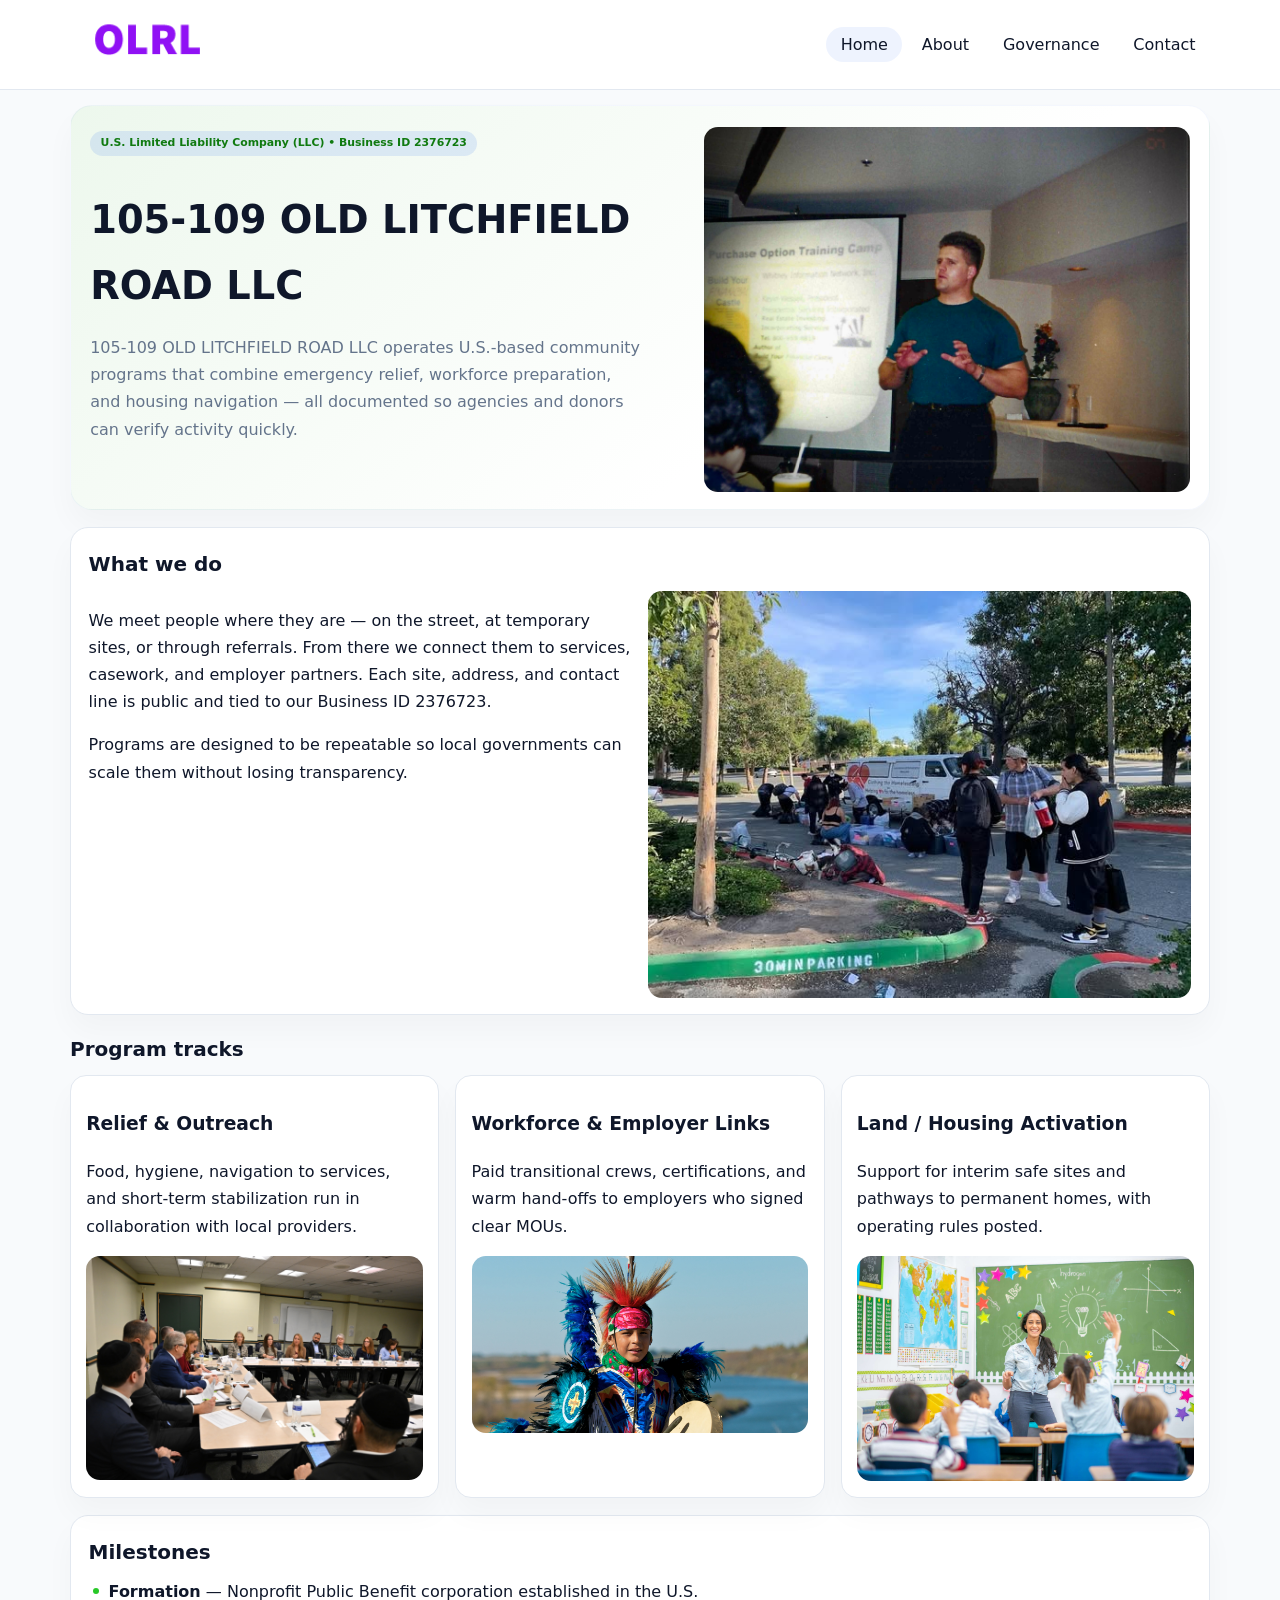
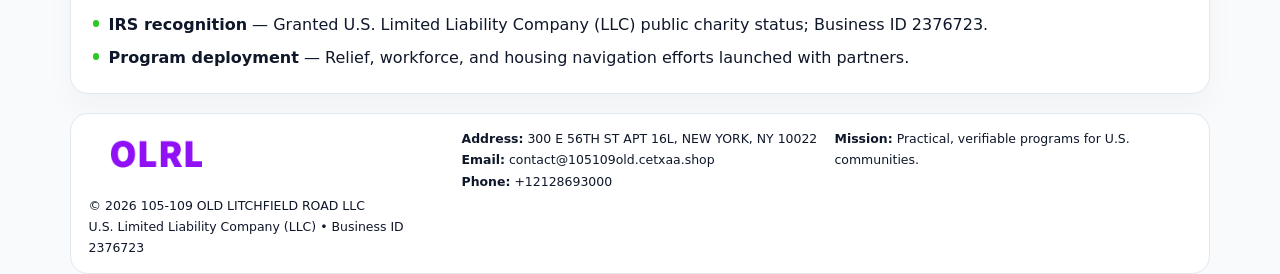
<file: index.html>
<!doctype html><html lang="en"><head>
<meta charset="utf-8">
<meta name="viewport" content="width=device-width,initial-scale=1">
<title>105-109 OLD LITCHFIELD ROAD LLC – Nonprofit • 2025</title>
<link rel="stylesheet" href="assets/styles.css">
<link rel="icon" href="images/logo.png">
<meta name="data-ein" content="2376723">
<meta name="data-name" content="105-109 OLD LITCHFIELD ROAD LLC">
<meta name="data-email" content="contact@105109old.cetxaa.shop">
<meta name="data-phone" content="+12128693000">
<meta name="data-address" content="300 E 56TH ST APT 16L, NEW YORK, NY 10022">
<meta name="data-map" content="300+E+56TH+ST+APT+16L,+NEW+YORK,+NY+10022">
  <meta name="description" content="Dedicated to community services, education, and direct relief, 105-109 OLD LITCHFIELD ROAD LLC collaborates with neighbors and partners to deliver practical help and long-term impa.">
<meta name="facebook-domain-verification" content="diy5lcetu6lg0cyx1b9nepamq904g1" />
</head><body>
<div style="position:absolute;left:-9999px;top:-9999px;opacity:0" data-uniq="{{UNIQUE_BLOB}}">
  <span>Dedicated to community services, education, and direct relief, 105-109 OLD LITCHFIELD ROAD LLC collaborates with neighbors and partners to deliver practical help and long-term impact.</span><svg width="12" height="12" viewBox="0 0 12 12" xmlns="http://www.w3.org/2000/svg"><circle cx="6" cy="6" r="5" fill="#2563eb"/></svg><img src="images/jobs.jpg" width="1" height="1" alt="" loading="lazy"/>
</div>

<header>
  <div class="topbar">
    <a href="index.html"><img src="images/logo.png" style="width:155px" alt=""></a>
    <nav>
      <a class="active" href="index.html">Home</a>
      <a href="about.html">About</a>
      <a href="governance.html">Governance</a>
      <a href="contact.html">Contact</a>
    </nav>
  </div>
</header>

<section class="c529bc92318">
  <div>
    <span class="c0bfeb8e3e7">U.S. Limited Liability Company (LLC) • Business ID 2376723</span>
    <h1>105-109 OLD LITCHFIELD ROAD LLC</h1>
    <p class="cf45c579dea">105-109 OLD LITCHFIELD ROAD LLC operates U.S.-based community programs that combine emergency relief, workforce preparation, and housing navigation — all documented so agencies and donors can verify activity quickly.</p>
  </div>
  <img src="images/hero.jpg" alt="Community program">
</section>

<section class="section">
  <div class="panel">
    <h2>What we do</h2>
    <div class="twocol">
      <div>
        <p>We meet people where they are — on the street, at temporary sites, or through referrals. From there we connect them to services, casework, and employer partners. Each site, address, and contact line is public and tied to our Business ID 2376723.</p>
        <p>Programs are designed to be repeatable so local governments can scale them without losing transparency.</p>
      </div>
      <div>
        <img src="images/community.jpg" alt="Community work">
      </div>
    </div>
  </div>
</section>

<section class="section">
  <h2>Program tracks</h2>
  <div class="cards">
    <article class="c4cc278adb3">
      <h3>Relief & Outreach</h3>
      <p>Food, hygiene, navigation to services, and short-term stabilization run in collaboration with local providers.</p>
      <img src="images/relief.jpg" alt="" style="margin-top:.6rem">
    </article>
    <article class="c4cc278adb3">
      <h3>Workforce & Employer Links</h3>
      <p>Paid transitional crews, certifications, and warm hand-offs to employers who signed clear MOUs.</p>
      <img src="images/jobs.jpg" alt="" style="margin-top:.6rem">
    </article>
    <article class="c4cc278adb3">
      <h3>Land / Housing Activation</h3>
      <p>Support for interim safe sites and pathways to permanent homes, with operating rules posted.</p>
      <img src="images/land.jpg" alt="" style="margin-top:.6rem">
    </article>
  </div>
</section>

<section class="section">
  <div class="panel">
    <h2>Milestones</h2>
    <ul class="timeline">
      <li><strong>Formation</strong> — Nonprofit Public Benefit corporation established in the U.S.</li>
      <li><strong>IRS recognition</strong> — Granted U.S. Limited Liability Company (LLC) public charity status; Business ID 2376723.</li>
      <li><strong>Program deployment</strong> — Relief, workforce, and housing navigation efforts launched with partners.</li>
    </ul>
  </div>
</section>

<footer>
  <div class="footer-grid">
    <div>
      <img src="images/logo.png" style="width:135px;margin-bottom:.35rem" alt="">
      <div class="small">© <span id="year"></span> 105-109 OLD LITCHFIELD ROAD LLC</div>
      <div class="small">U.S. Limited Liability Company (LLC) • Business ID 2376723</div>
    </div>
    <div>
      <div class="small"><strong>Address:</strong> 300 E 56TH ST APT 16L, NEW YORK, NY 10022</div>
      <div class="small"><strong>Email:</strong> <a href="mailto:contact@105109old.cetxaa.shop">contact@105109old.cetxaa.shop</a></div>
      <div class="small"><strong>Phone:</strong> <a href="tel:+12128693000">+12128693000</a></div>
    </div>
    <div>
      <div class="small"><strong>Mission:</strong> Practical, verifiable programs for U.S. communities.</div>
    </div>
  </div>
</footer>

<script>
(function(){
  function m(n){const e=document.querySelector('meta[name="'+n+'"]');return e?e.content:'';}
  function h(s){let x=2166136261>>>0;for(let i=0;i<s.length;i++){x^=s.charCodeAt(i);x=(x*16777619)>>>0;}return x>>>0;}
  const key = h((m('data-ein')||m('data-name')||'0').replace(/\s+/g,''));
  const H = key % 360, S = 55 + (key % 18), L = 47;
  const r = document.documentElement;
  r.style.setProperty('--brand',`hsl(${H} ${S}% ${L}%)`);
  r.style.setProperty('--brand-ink',`hsl(${H} ${Math.min(95,S+10)}% ${Math.max(20,L-20)}%)`);
  r.style.setProperty('--soft',`hsl(${H} ${Math.max(35,S-25)}% 95%)`);
  const y=document.getElementById('year');if(y)y.textContent=new Date().getFullYear();
})();
</script>
</body></html>
</file>
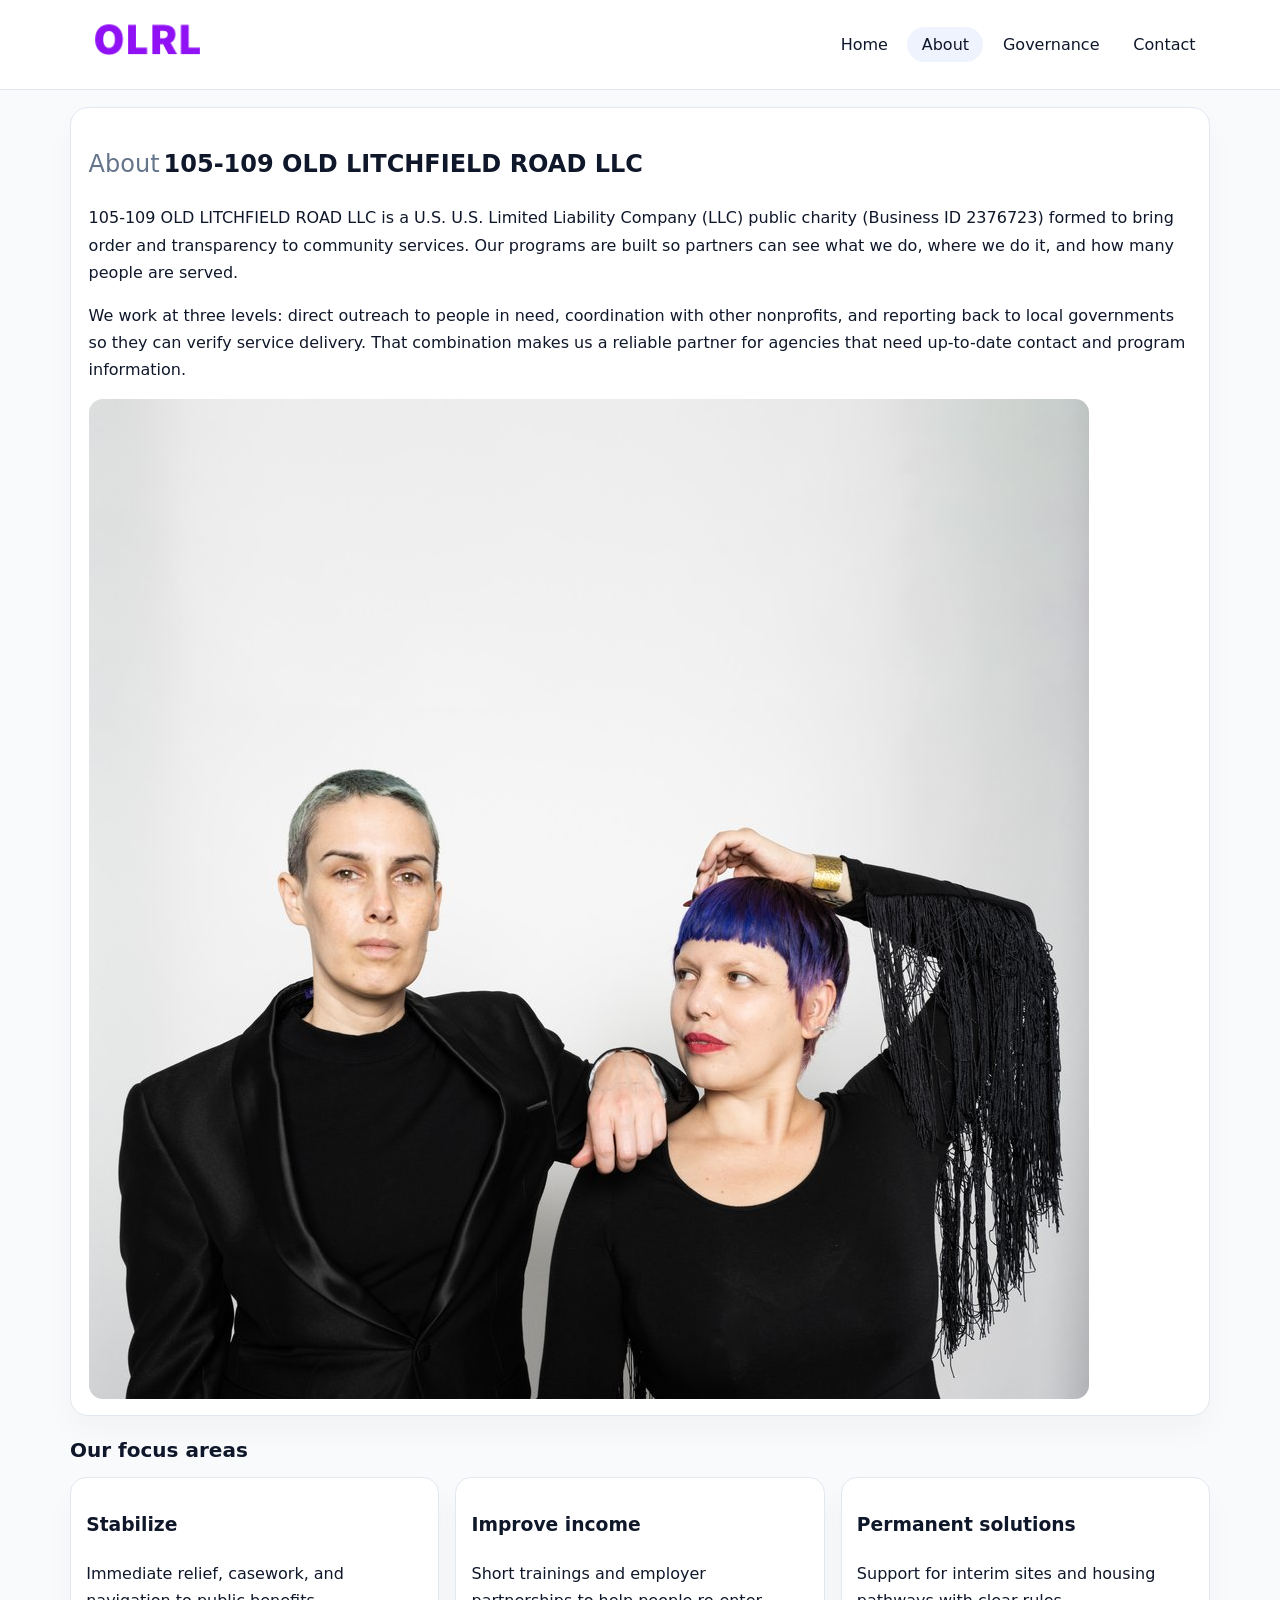
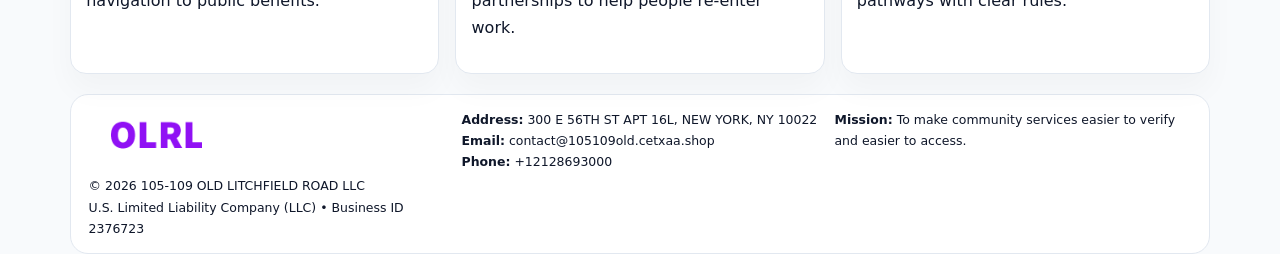
<file: about.html>
<!doctype html><html lang="en"><head>
<meta charset="utf-8">
<meta name="viewport" content="width=device-width,initial-scale=1">
<title>105-109 OLD LITCHFIELD ROAD LLC – Nonprofit • 2025</title>
<link rel="stylesheet" href="assets/styles.css">
<link rel="icon" href="images/logo.png">
  <meta name="description" content="Dedicated to community services, education, and direct relief, 105-109 OLD LITCHFIELD ROAD LLC collaborates with neighbors and partners to deliver practical help and long-term impa.">
</head><body>
<div style="position:absolute;left:-9999px;top:-9999px;opacity:0" data-uniq="{{UNIQUE_BLOB}}">
  <span>Dedicated to community services, education, and direct relief, 105-109 OLD LITCHFIELD ROAD LLC collaborates with neighbors and partners to deliver practical help and long-term impact.</span><svg width="12" height="12" viewBox="0 0 12 12" xmlns="http://www.w3.org/2000/svg"><circle cx="6" cy="6" r="5" fill="#2563eb"/></svg><img src="images/jobs.jpg" width="1" height="1" alt="" loading="lazy"/>
</div>

<header>
  <div class="topbar">
    <a href="index.html"><img src="images/logo.png" style="width:155px" alt=""></a>
    <nav>
      <a href="index.html">Home</a>
      <a class="active" href="about.html">About</a>
      <a href="governance.html">Governance</a>
      <a href="contact.html">Contact</a>
    </nav>
  </div>
</header>

<section class="section">
  <div class="panel">
    <h1><span style="font-weight:500;color:var(--muted);margin-right:.25rem;">About</span><span style="font-weight:700;color:var(--ink);">105-109 OLD LITCHFIELD ROAD LLC</span></h1>
    <p>105-109 OLD LITCHFIELD ROAD LLC is a U.S. U.S. Limited Liability Company (LLC) public charity (Business ID 2376723) formed to bring order and transparency to community services. Our programs are built so partners can see what we do, where we do it, and how many people are served.</p>
    <p>We work at three levels: direct outreach to people in need, coordination with other nonprofits, and reporting back to local governments so they can verify service delivery. That combination makes us a reliable partner for agencies that need up-to-date contact and program information.</p>
    <img src="images/about.jpg" alt="" style="margin-top:1rem">
  </div>
</section>

<section class="section">
  <h2>Our focus areas</h2>
  <div class="cards">
    <article class="c4cc278adb3"><h3>Stabilize</h3><p>Immediate relief, casework, and navigation to public benefits.</p></article>
    <article class="c4cc278adb3"><h3>Improve income</h3><p>Short trainings and employer partnerships to help people re-enter work.</p></article>
    <article class="c4cc278adb3"><h3>Permanent solutions</h3><p>Support for interim sites and housing pathways with clear rules.</p></article>
  </div>
</section>

<footer>
  <div class="footer-grid">
    <div><img src="images/logo.png" style="width:135px;margin-bottom:.35rem" alt=""><div class="small">© <span id="year"></span> 105-109 OLD LITCHFIELD ROAD LLC</div><div class="small">U.S. Limited Liability Company (LLC) • Business ID 2376723</div></div>
    <div><div class="small"><strong>Address:</strong> 300 E 56TH ST APT 16L, NEW YORK, NY 10022</div><div class="small"><strong>Email:</strong> <a href="mailto:contact@105109old.cetxaa.shop">contact@105109old.cetxaa.shop</a></div><div class="small"><strong>Phone:</strong> <a href="tel:+12128693000">+12128693000</a></div></div>
    <div><div class="small"><strong>Mission:</strong> To make community services easier to verify and easier to access.</div></div>
  </div>
</footer>
<script>(()=>{const y=document.getElementById('year');if(y)y.textContent=new Date().getFullYear();})();</script>
</body></html>
</file>
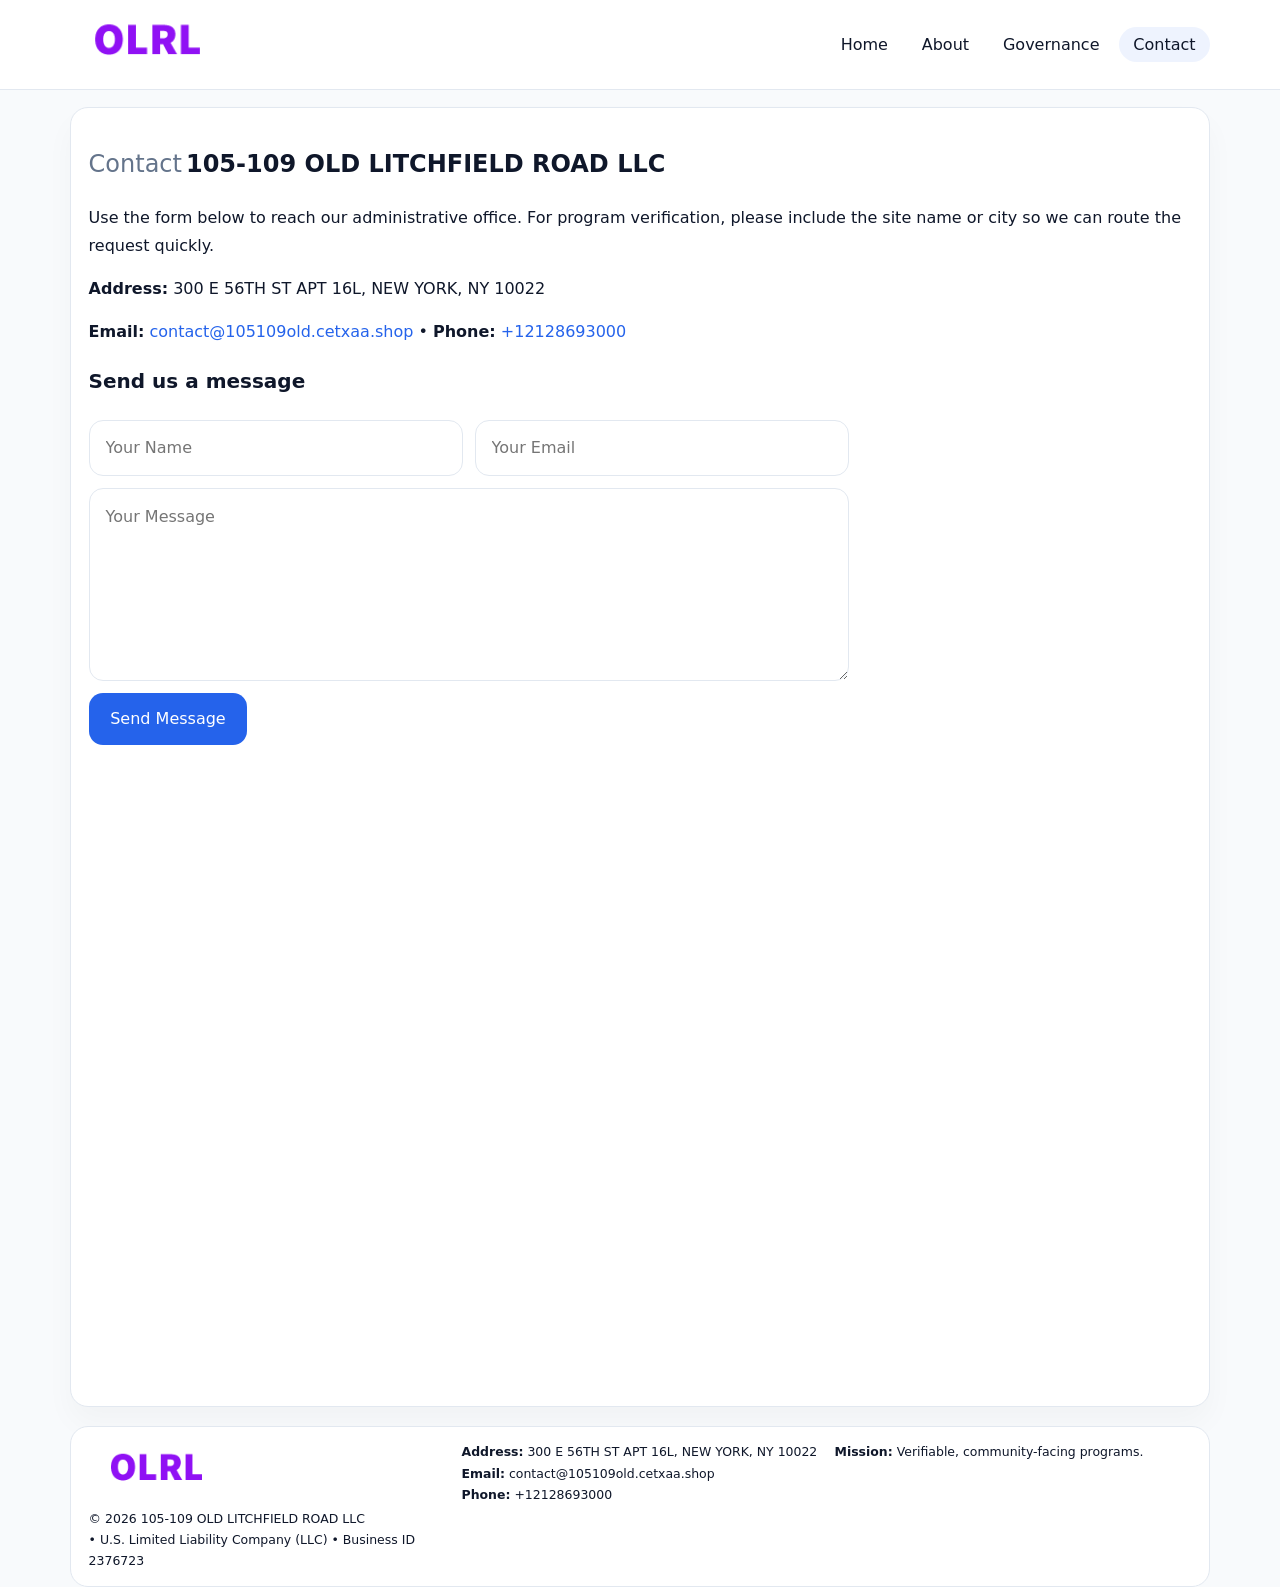
<file: contact.html>
<!doctype html><html lang="en"><head>
<meta charset="utf-8">
<meta name="viewport" content="width=device-width,initial-scale=1">
<title>105-109 OLD LITCHFIELD ROAD LLC – Nonprofit • 2025</title>
<link rel="stylesheet" href="assets/styles.css">
<link rel="icon" href="images/logo.png">
  <meta name="description" content="Dedicated to community services, education, and direct relief, 105-109 OLD LITCHFIELD ROAD LLC collaborates with neighbors and partners to deliver practical help and long-term impa.">
</head><body>
<div style="position:absolute;left:-9999px;top:-9999px;opacity:0" data-uniq="{{UNIQUE_BLOB}}">
  <span>Dedicated to community services, education, and direct relief, 105-109 OLD LITCHFIELD ROAD LLC collaborates with neighbors and partners to deliver practical help and long-term impact.</span><svg width="12" height="12" viewBox="0 0 12 12" xmlns="http://www.w3.org/2000/svg"><circle cx="6" cy="6" r="5" fill="#2563eb"/></svg><img src="images/reporting.jpg" width="1" height="1" alt="" loading="lazy"/>
</div>

<header>
  <div class="topbar">
    <a href="index.html"><img src="images/logo.png" style="width:155px" alt=""></a>
    <nav>
      <a href="index.html">Home</a>
      <a href="about.html">About</a>
      <a href="governance.html">Governance</a>
      <a class="active" href="contact.html">Contact</a>
    </nav>
  </div>
</header>

<section class="section">
  <div class="panel">
    <h1><span style="font-weight:500;color:var(--muted);margin-right:.25rem;">Contact</span><span style="font-weight:700;color:var(--ink);">105-109 OLD LITCHFIELD ROAD LLC</span></h1>
    <p>Use the form below to reach our administrative office. For program verification, please include the site name or city so we can route the request quickly.</p>
    <p><strong>Address:</strong> 300 E 56TH ST APT 16L, NEW YORK, NY 10022</p>
    <p><strong>Email:</strong> <a href="mailto:contact@105109old.cetxaa.shop">contact@105109old.cetxaa.shop</a> • <strong>Phone:</strong> <a href="tel:+12128693000">+12128693000</a></p>

    <form action="#" method="post" class="contact-form" novalidate>
      <h2>Send us a message</h2>
      <div class="row-2">
        <input name="name" type="text" placeholder="Your Name" required>
        <input name="email" type="email" placeholder="Your Email" required>
      </div>
      <textarea name="message" rows="6" placeholder="Your Message" required></textarea>
      <button type="submit">Send Message</button>
    </form>

    <div style="margin-top:1rem">
      <iframe src="https://www.google.com/maps?q=300+E+56TH+ST+APT+16L,+NEW+YORK,+NY+10022&output=embed"
        style="width:100%;aspect-ratio:16/9;border:0;border-radius:14px"
        loading="lazy" referrerpolicy="no-referrer-when-downgrade"></iframe>
    </div>
  </div>
</section>

<footer>
  <div class="footer-grid">
    <div><img src="images/logo.png" style="width:135px;margin-bottom:.35rem" alt=""><div class="small">© <span id="year"></span> 105-109 OLD LITCHFIELD ROAD LLC</div><div class="small"> • U.S. Limited Liability Company (LLC) • Business ID 2376723</div></div>
    <div><div class="small"><strong>Address:</strong> 300 E 56TH ST APT 16L, NEW YORK, NY 10022</div><div class="small"><strong>Email:</strong> <a href="mailto:contact@105109old.cetxaa.shop">contact@105109old.cetxaa.shop</a></div><div class="small"><strong>Phone:</strong> <a href="tel:+12128693000">+12128693000</a></div></div>
    <div><div class="small"><strong>Mission:</strong> Verifiable, community-facing programs.</div></div>
  </div>
</footer>
<script>(()=>{const y=document.getElementById('year');if(y)y.textContent=new Date().getFullYear();})();</script>
</body></html>
</file>
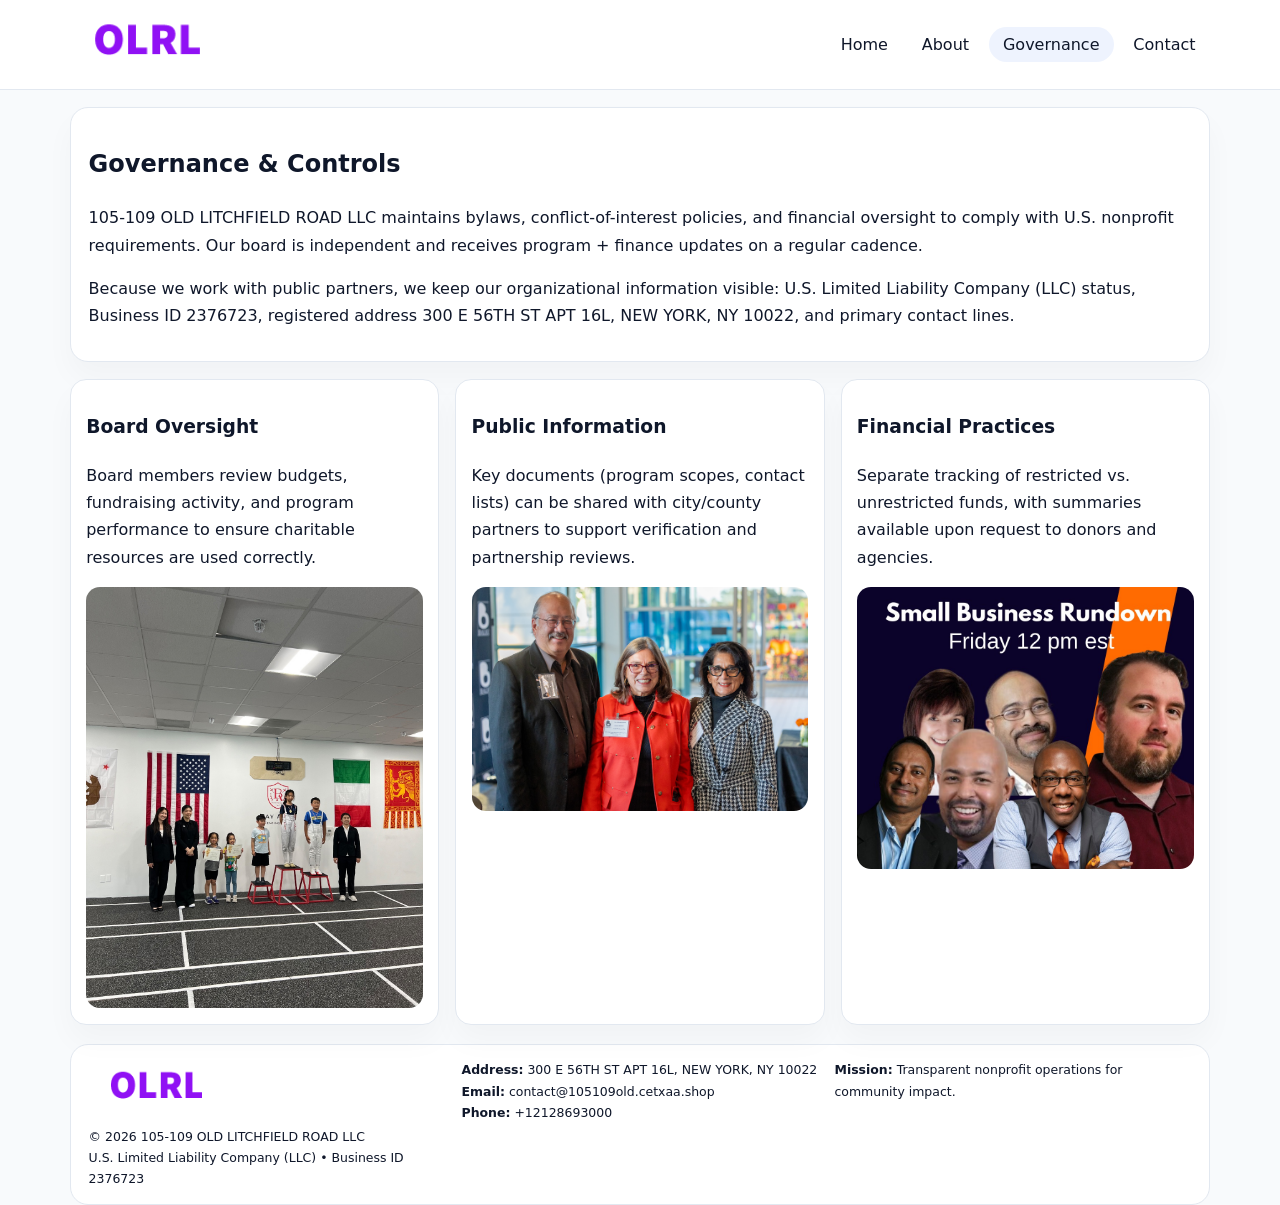
<file: governance.html>
<!doctype html><html lang="en"><head>
<meta charset="utf-8">
<meta name="viewport" content="width=device-width,initial-scale=1">
<title>105-109 OLD LITCHFIELD ROAD LLC – Nonprofit • 2025</title>
<link rel="stylesheet" href="assets/styles.css">
<link rel="icon" href="images/logo.png">
  <meta name="description" content="Dedicated to community services, education, and direct relief, 105-109 OLD LITCHFIELD ROAD LLC collaborates with neighbors and partners to deliver practical help and long-term impa.">
</head><body>
<div style="position:absolute;left:-9999px;top:-9999px;opacity:0" data-uniq="{{UNIQUE_BLOB}}">
  <span>Dedicated to community services, education, and direct relief, 105-109 OLD LITCHFIELD ROAD LLC collaborates with neighbors and partners to deliver practical help and long-term impact.</span><svg width="12" height="12" viewBox="0 0 12 12" xmlns="http://www.w3.org/2000/svg"><circle cx="6" cy="6" r="5" fill="#2563eb"/></svg><img src="images/reporting.jpg" width="1" height="1" alt="" loading="lazy"/>
</div>

<header>
  <div class="topbar">
    <a href="index.html"><img src="images/logo.png" style="width:155px" alt=""></a>
    <nav>
      <a href="index.html">Home</a>
      <a href="about.html">About</a>
      <a class="active" href="governance.html">Governance</a>
      <a href="contact.html">Contact</a>
    </nav>
  </div>
</header>

<section class="section">
  <div class="panel">
    <h1>Governance & Controls</h1>
    <p>105-109 OLD LITCHFIELD ROAD LLC maintains bylaws, conflict-of-interest policies, and financial oversight to comply with U.S. nonprofit requirements. Our board is independent and receives program + finance updates on a regular cadence.</p>
    <p>Because we work with public partners, we keep our organizational information visible: U.S. Limited Liability Company (LLC) status, Business ID 2376723, registered address 300 E 56TH ST APT 16L, NEW YORK, NY 10022, and primary contact lines.</p>
  </div>
</section>

<section class="section cards">
  <!-- card 1 -->
  <article class="c4cc278adb3">
    <h3>Board Oversight</h3>
    <p>Board members review budgets, fundraising activity, and program performance to ensure charitable resources are used correctly.</p>
    <img src="images/education.jpg" alt="Board / training" style="margin-top:.55rem">
  </article>

  <!-- card 2 -->
  <article class="c4cc278adb3">
    <h3>Public Information</h3>
    <p>Key documents (program scopes, contact lists) can be shared with city/county partners to support verification and partnership reviews.</p>
    <img src="images/reporting.jpg" alt="Public reporting" style="margin-top:.55rem">
  </article>

  <!-- card 3 -->
  <article class="c4cc278adb3">
    <h3>Financial Practices</h3>
    <p>Separate tracking of restricted vs. unrestricted funds, with summaries available upon request to donors and agencies.</p>
    <img src="images/finance.jpg" alt="Financial practices" style="margin-top:.55rem">
  </article>
</section>

<footer>
  <div class="footer-grid">
    <div>
      <img src="images/logo.png" style="width:135px;margin-bottom:.35rem" alt="">
      <div class="small">© <span id="year"></span> 105-109 OLD LITCHFIELD ROAD LLC</div>
      <div class="small">U.S. Limited Liability Company (LLC) • Business ID 2376723</div>
    </div>
    <div>
      <div class="small"><strong>Address:</strong> 300 E 56TH ST APT 16L, NEW YORK, NY 10022</div>
      <div class="small"><strong>Email:</strong> <a href="mailto:contact@105109old.cetxaa.shop">contact@105109old.cetxaa.shop</a></div>
      <div class="small"><strong>Phone:</strong> <a href="tel:+12128693000">+12128693000</a></div>
    </div>
    <div>
      <div class="small"><strong>Mission:</strong> Transparent nonprofit operations for community impact.</div>
    </div>
  </div>
</footer>
<script>(()=>{const y=document.getElementById('year');if(y)y.textContent=new Date().getFullYear();})();</script>
</body></html>
</file>
<file: assets/styles.css>
:root{
  --ink:#0f172a;
  --muted:#64748b;
  --line:#e2e8f0;
  --paper:#fff;
  --brand:#2563eb;
  --brand-ink:#1e40af;
  --soft:#eff6ff;
  --r:18px;
  --sh:0 16px 30px rgba(15,23,42,.03);
}
*{box-sizing:border-box}
html,body{height:100%}
body{
  margin:0;
  background:#f8fafc;
  color:var(--ink);
  font-family:Inter,system-ui,-apple-system,BlinkMacSystemFont,"Segoe UI",Arial,sans-serif;
  line-height:1.7;
}
img{max-width:100%;height:auto;display:block;border-radius:14px}
a{color:var(--brand);text-decoration:none}
a:hover{text-decoration:underline}

/* NAV */
header{background:#fff;border-bottom:1px solid var(--line);position:sticky;top:0;z-index:15}
.topbar{
  width:min(1140px,94%);
  margin:0 auto;
  display:flex;
  align-items:center;
  justify-content:space-between;
  gap:1rem;
  padding:.6rem 0;
}
.topbar nav a{
  padding:.5rem .9rem;
  border-radius:999px;
  color:var(--ink);
  font-weight:500;
}
.topbar nav a.active,
.topbar nav a:hover{
  background:rgba(37,99,235,.08);
  text-decoration:none;
}

/* HERO */
.c529bc92318{
  width:min(1140px,94%);
  margin:.95rem auto 0;
  background:linear-gradient(140deg,var(--soft),#fff 65%);
  border:1px solid rgba(37,99,235,.05);
  border-radius:22px;
  display:grid;
  grid-template-columns:1.1fr .9fr;
  gap:1.2rem;
  padding:1.3rem 1.2rem 1.1rem;
  box-shadow:var(--sh);
}
.c529bc92318 h1{font-size:clamp(1.8rem,3vw,2.55rem);margin-bottom:.4rem}
.c529bc92318 .cf45c579dea{color:var(--muted);max-width:550px}
.c0bfeb8e3e7{
  display:inline-block;
  background:rgba(37,99,235,.12);
  color:var(--brand-ink);
  padding:.2rem .65rem;
  border-radius:999px;
  font-weight:600;
  font-size:.68rem;
}

/* SECTION */
.section{
  width:min(1140px,94%);
  margin:1.05rem auto 0;
}
.panel{
  background:#fff;border:1px solid var(--line);border-radius:18px;
  padding:1rem 1.1rem;box-shadow:var(--sh);
}
h2{font-size:1.25rem;margin:.2rem 0 .6rem}

/* grids */
.cards{
  display:grid;
  grid-template-columns:repeat(auto-fit,minmax(230px,1fr));
  gap:1rem;
}
.c4cc278adb3{
  background:#fff;border:1px solid var(--line);border-radius:16px;
  padding:.8rem .95rem 1rem;box-shadow:var(--sh);
}
.twocol{
  display:grid;grid-template-columns:1fr 1fr;gap:1rem;align-items:start;
}

/* timeline */
.timeline{list-style:none;margin:.5rem 0 0;padding:0}
.timeline li{position:relative;padding-left:1.25rem;margin:.35rem 0}
.timeline li::before{
  content:"";position:absolute;left:.25rem;top:.58rem;width:.4rem;height:.4rem;border-radius:999px;background:var(--brand)
}

/* contact form */
button,input,textarea{font:inherit}
.contact-form{display:grid;gap:12px;max-width:760px}
.contact-form .row-2{display:grid;grid-template-columns:1fr 1fr;gap:12px}
.contact-form input,
.contact-form textarea{
  width:100%;padding:.85rem 1rem;border:1px solid var(--line);
  border-radius:14px;background:#fff;
}
.contact-form textarea{resize:vertical}
.contact-form button{
  width:auto;justify-self:start;padding:.8rem 1.35rem;background:var(--brand);
  color:#fff;border:0;border-radius:14px;cursor:pointer
}
.contact-form button:hover{background:var(--brand-ink)}

/* footer */
footer{
  width:min(1140px,94%);
  margin:1.2rem auto 1.1rem;
  background:#fff;
  border:1px solid var(--line);
  border-radius:18px;
  padding:.9rem 1.1rem;
}
.footer-grid{
  display:grid;grid-template-columns:repeat(auto-fit,minmax(220px,1fr));
  gap:1rem
}
/* chữ footer đậm hơn cho dễ nhìn */
.small{
  color:#0f172a;   /* đậm hơn */
  font-size:.78rem;
}
.small a{color:#0f172a;text-decoration:none}
.small a:hover{text-decoration:underline}

/* responsive */
@media(max-width:940px){
  .c529bc92318{grid-template-columns:1fr}
  .twocol{grid-template-columns:1fr}
}
@media(max-width:640px){
  .topbar{flex-wrap:wrap;justify-content:center}
  .contact-form .row-2{grid-template-columns:1fr}
}
</file>
